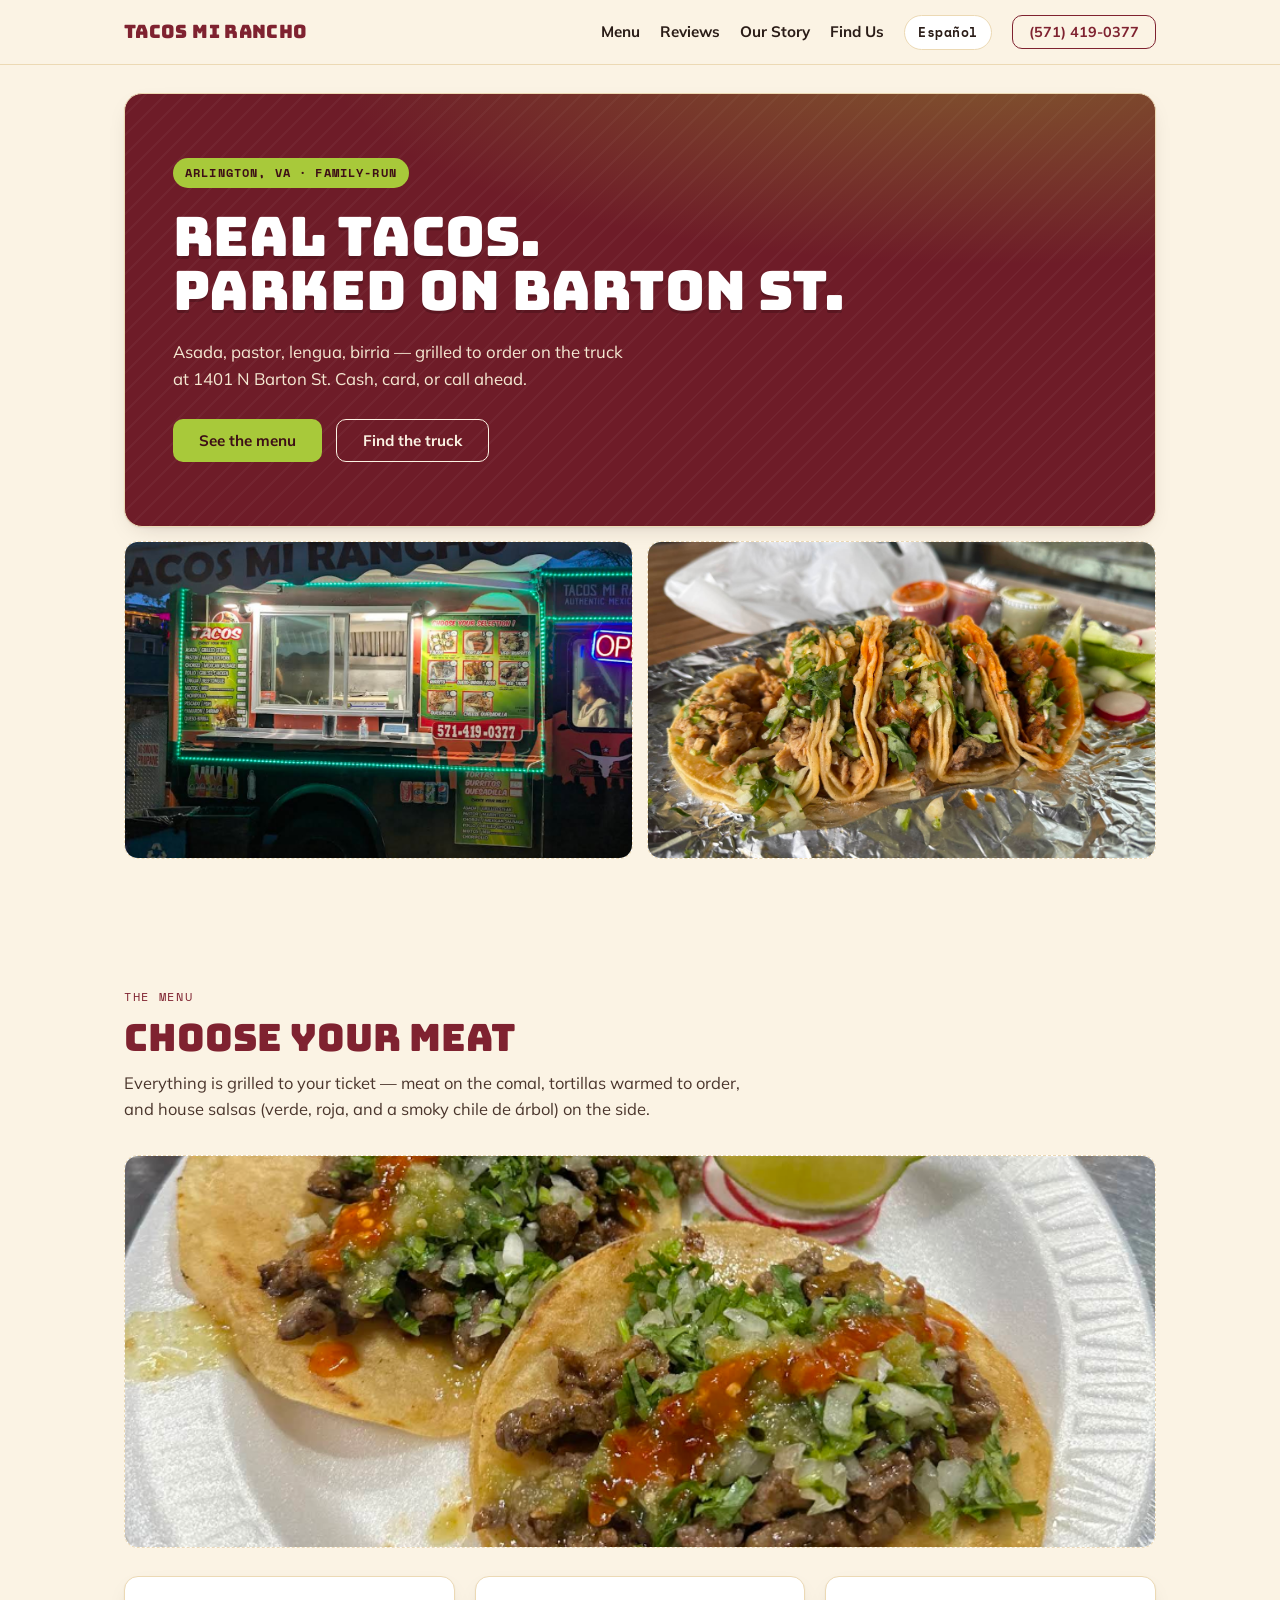
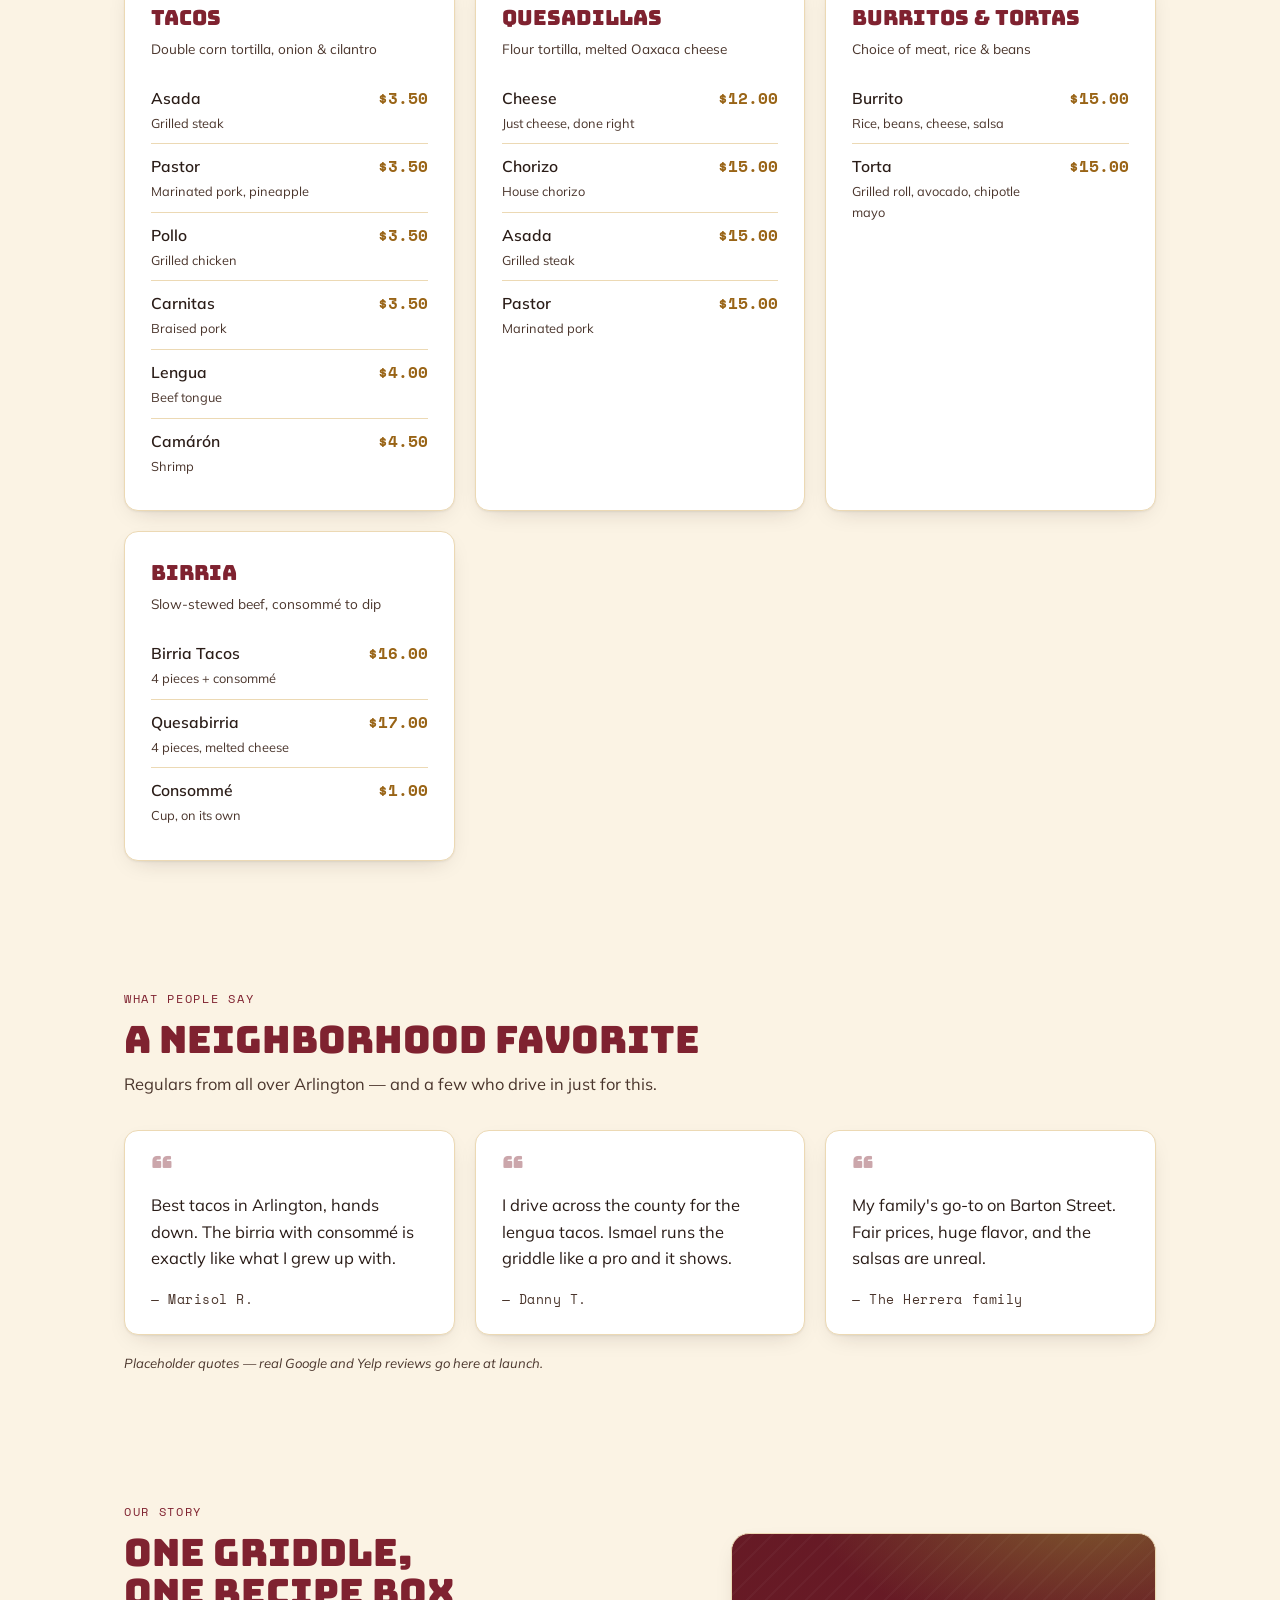
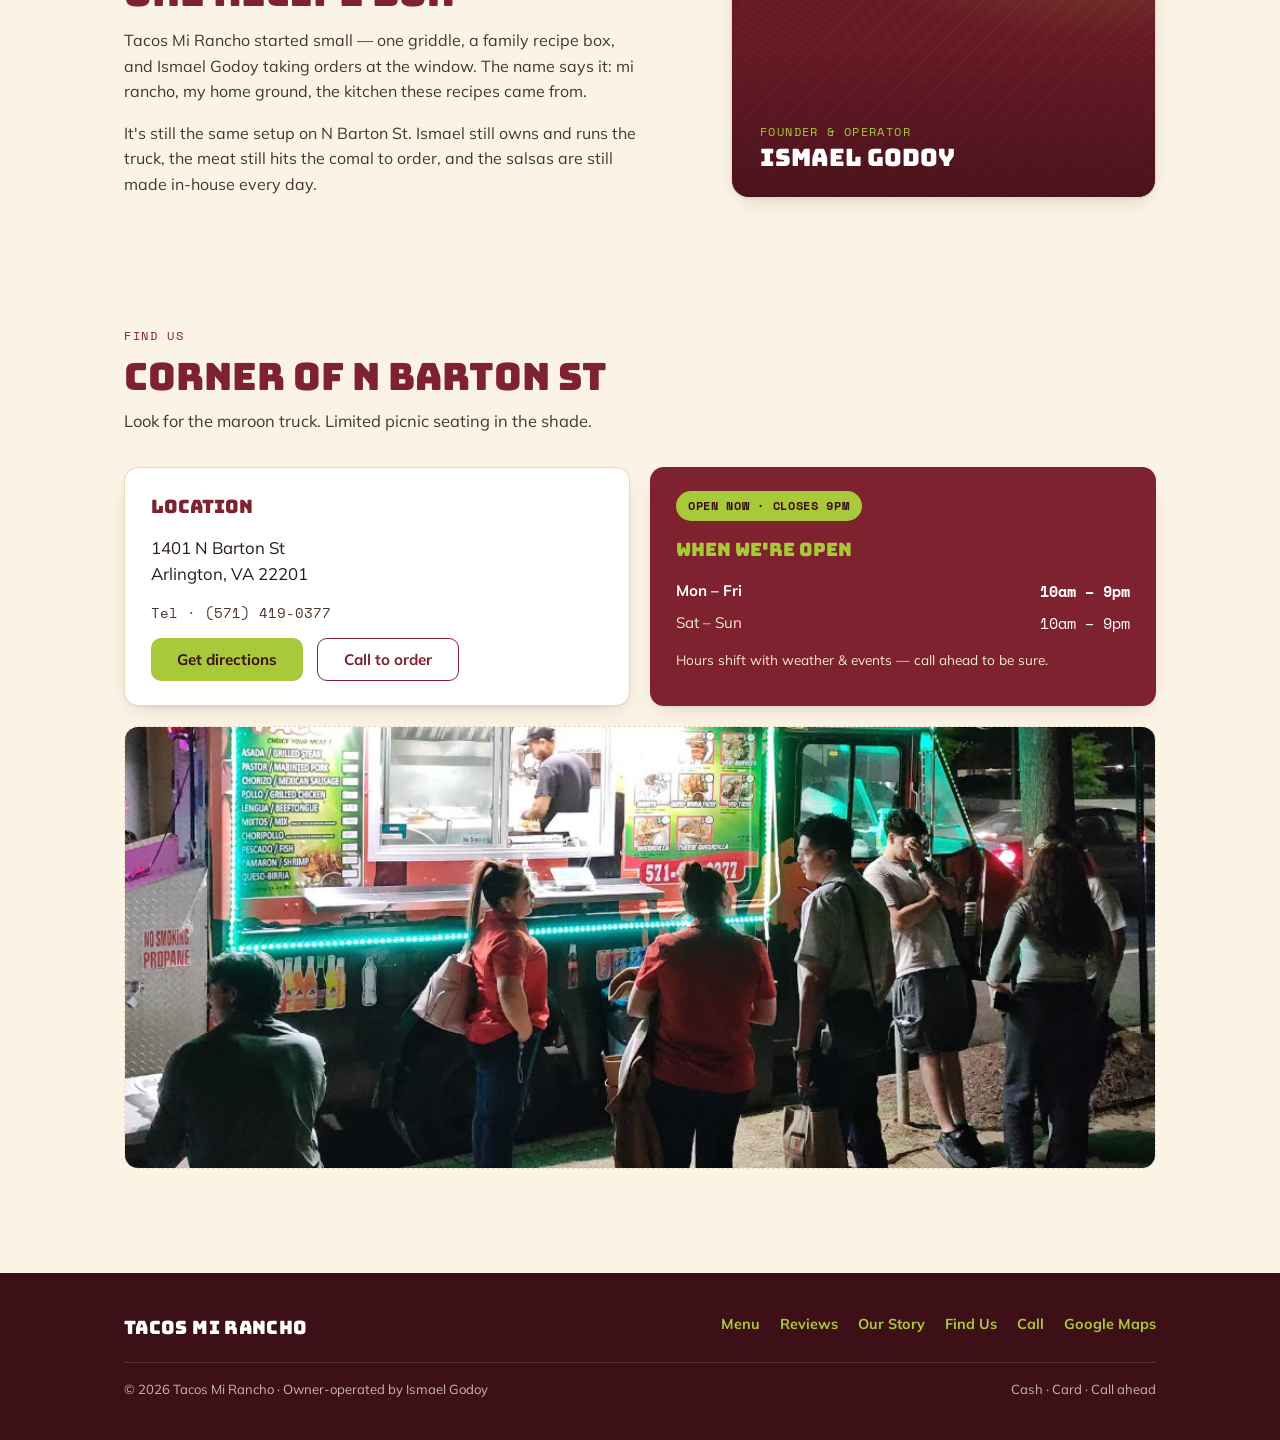
<file: index.html>
<!doctype html>
<html lang="en">
<head>
<meta charset="utf-8">
<meta name="viewport" content="width=device-width, initial-scale=1">
<meta name="robots" content="noindex">
<title>Tacos Mi Rancho — Homepage preview</title>
<link rel="preconnect" href="https://fonts.googleapis.com">
<link rel="preconnect" href="https://fonts.gstatic.com" crossorigin>
<style>
/* Tacos Mi Rancho — Homepage.css
   Pairs with Homepage.html + Homepage.js.
   Everything is scoped under .tmr-page so it can drop into a WordPress theme
   without fighting the theme's own styles.
   Design tokens are taken verbatim from the Tacos Mi Rancho design language doc. */

@import url('https://fonts.googleapis.com/css2?family=Bungee&family=Mulish:ital,wght@0,400;0,500;0,600;0,700;0,800;1,600&family=Space+Mono:wght@400;700&display=swap');

/* ---------- Tokens ---------- */
.tmr-page {
  --maroon-950:#3d0f16;
  --maroon-800:#6e1c28;
  --maroon-700:#7f2230;
  --maroon-600:#9b2c3c;
  --lime-500:#a8c93a;
  --lime-600:#8fae28;
  --lime-300:#d4e79a;
  --amber-500:#e2a63b;
  --amber-600:#c98a1f;
  --price-text:#996416;   /* darkened amber for AA contrast on white */
  --cream-50:#fbf3e4;
  --cream-100:#f5e9d3;
  --cream-200:#ecd9b4;
  --ink-900:#2a1c17;
  --ink-700:#4a352c;

  --bg:var(--cream-50);
  --bg-raised:#ffffff;
  --text:var(--ink-900);
  --text-muted:var(--ink-700);
  --border:var(--cream-200);
  --accent:var(--maroon-700);
  --accent-ink:#ffffff;
  --lime:var(--lime-500);
  --lime-ink:var(--maroon-950);
  --amber:var(--amber-500);
  --shadow:0 1px 2px rgba(42,28,23,.06), 0 8px 24px -12px rgba(42,28,23,.25);

  --maxw:1080px;
  --radius:14px;

  background:var(--bg);
  color:var(--text);
  font-family:'Mulish', system-ui, -apple-system, Segoe UI, Roboto, sans-serif;
  line-height:1.6;
  -webkit-font-smoothing:antialiased;
  scroll-behavior:smooth;
}

@media (prefers-color-scheme: dark) {
  .tmr-page:not([data-theme="light"]) {
    --bg:#1b1210;
    --bg-raised:#261915;
    --text:var(--cream-100);
    --text-muted:#cbb7a8;
    --border:#3c2a23;
    --accent:#d9707f;
    --accent-ink:#2a0e13;
    --amber:#f0b957;
    --price-text:#f0b957;
    --shadow:0 1px 2px rgba(0,0,0,.4), 0 10px 30px -14px rgba(0,0,0,.7);
  }
}
.tmr-page[data-theme="dark"] {
  --bg:#1b1210;
  --bg-raised:#261915;
  --text:var(--cream-100);
  --text-muted:#cbb7a8;
  --border:#3c2a23;
  --accent:#d9707f;
  --accent-ink:#2a0e13;
  --amber:#f0b957;
  --price-text:#f0b957;
  --shadow:0 1px 2px rgba(0,0,0,.4), 0 10px 30px -14px rgba(0,0,0,.7);
}

/* ---------- Base ---------- */
.tmr-page *,
.tmr-page *::before,
.tmr-page *::after { box-sizing:border-box; }

.tmr-page img { max-width:100%; height:auto; display:block; }
.tmr-page a { color:var(--accent); }

.tmr-visually-hidden {
  position:absolute !important;
  width:1px; height:1px;
  padding:0; margin:-1px;
  overflow:hidden;
  clip:rect(0 0 0 0);
  white-space:nowrap;
  border:0;
}

.tmr-page a:focus-visible,
.tmr-page button:focus-visible {
  outline:3px solid var(--accent);
  outline-offset:2px;
  border-radius:6px;
}

/* ---------- Layout ---------- */
.tmr-container { max-width:var(--maxw); margin:0 auto; padding:0 24px; }
.tmr-section { padding:64px 0; }
.tmr-section--hero { padding-top:28px; }

.tmr-eyebrow {
  font-family:'Space Mono', monospace;
  font-size:.75rem;
  letter-spacing:.14em;
  text-transform:uppercase;
  color:var(--accent);
  margin:0 0 12px;
}
.tmr-h2 {
  font-family:'Bungee', system-ui, sans-serif;
  font-weight:400;
  font-size:clamp(1.6rem, 3.6vw, 2.35rem);
  line-height:1.05;
  color:var(--accent);
  margin:0 0 12px;
  text-wrap:balance;
}
.tmr-lede {
  color:var(--text-muted);
  max-width:62ch;
  font-size:1.03rem;
  margin:0 0 32px;
}

/* ---------- Header / Nav ---------- */
.tmr-header {
  position:sticky;
  top:0;
  z-index:50;
  background:var(--bg);
  border-bottom:1px solid var(--border);
}
.tmr-nav {
  position:relative;
  display:flex;
  align-items:center;
  justify-content:space-between;
  min-height:64px;
  gap:16px;
}
.tmr-wordmark {
  font-family:'Bungee', system-ui, sans-serif;
  font-size:1.15rem;
  letter-spacing:.02em;
  color:var(--accent);
  text-decoration:none;
  white-space:nowrap;
}
.tmr-nav-links {
  display:flex;
  align-items:center;
  gap:20px;
}
.tmr-nav-links a {
  font-weight:700;
  font-size:.95rem;
  text-decoration:none;
  color:var(--text);
}
.tmr-nav-links a:hover { color:var(--accent); }
.tmr-nav-links .tmr-btn--outline { font-size:.9rem; padding:9px 16px; }

/* Language toggle — sits in the nav; label shows the language you'd switch TO. */
.tmr-lang-toggle {
  font-family:'Space Mono', monospace;
  font-size:.8rem;
  font-weight:700;
  letter-spacing:.04em;
  padding:7px 13px;
  border-radius:999px;
  border:1.5px solid var(--border);
  background:var(--bg-raised);
  color:var(--text);
  cursor:pointer;
  white-space:nowrap;
  transition:border-color .15s ease, color .15s ease;
}
.tmr-lang-toggle:hover { border-color:var(--accent); color:var(--accent); }

.tmr-nav-toggle {
  display:none;
  width:44px; height:44px;
  border:1px solid var(--border);
  border-radius:10px;
  background:var(--bg-raised);
  cursor:pointer;
  align-items:center;
  justify-content:center;
}
.tmr-nav-toggle__bar,
.tmr-nav-toggle__bar::before,
.tmr-nav-toggle__bar::after {
  content:"";
  display:block;
  width:20px; height:2px;
  background:var(--text);
  position:relative;
}
.tmr-nav-toggle__bar::before { position:absolute; top:-6px; }
.tmr-nav-toggle__bar::after  { position:absolute; top:6px; }

/* ---------- Buttons ---------- */
.tmr-btn {
  font-family:'Mulish', sans-serif;
  font-weight:700;
  font-size:.95rem;
  line-height:1;
  padding:13px 26px;
  border-radius:10px;
  border:none;
  cursor:pointer;
  display:inline-flex;
  align-items:center;
  justify-content:center;
  gap:8px;
  text-decoration:none;
  transition:background-color .15s ease, color .15s ease, border-color .15s ease;
}
/* .tmr-page prefix keeps these winning over the theme's (and our own) `a` color rule */
.tmr-page .tmr-btn--primary { background:var(--lime); color:var(--lime-ink); }
.tmr-page .tmr-btn--primary:hover { background:var(--lime-600); }
/* Secondary / "ghost" button — the negative of .tmr-btn--outline: cream text + border on
   the dark hero, inverting to a solid fill on hover. */
.tmr-page .tmr-btn--ghost { background:transparent; color:var(--cream-50); border:1.5px solid var(--cream-50); }
.tmr-page .tmr-btn--ghost:hover { background:var(--cream-50); color:var(--accent); }
.tmr-page .tmr-btn--ghost:focus-visible { outline-color:var(--lime); }
.tmr-page .tmr-btn--outline { background:transparent; color:var(--accent); border:1.5px solid var(--accent); }
.tmr-page .tmr-btn--outline:hover { background:var(--accent); color:var(--accent-ink); }

/* ---------- Hero ---------- */
.tmr-hero {
  position:relative;
  border-radius:18px;
  overflow:hidden;
  background:var(--maroon-800);
  border:1px solid var(--border);
  box-shadow:var(--shadow);
}
.tmr-hero::before {
  content:"";
  position:absolute;
  inset:0;
  background:
    radial-gradient(120% 90% at 85% -10%, rgba(168,201,58,.35), transparent 55%),
    repeating-linear-gradient(135deg, rgba(255,255,255,.035) 0 2px, transparent 2px 14px);
}
.tmr-hero__inner {
  position:relative;
  padding:clamp(36px, 6vw, 64px) clamp(24px, 5vw, 48px);
  display:flex;
  flex-direction:column;
  gap:22px;
}
.tmr-badge {
  align-self:flex-start;
  background:var(--lime);
  color:var(--lime-ink);
  font-family:'Space Mono', monospace;
  font-size:.72rem;
  font-weight:700;
  letter-spacing:.1em;
  text-transform:uppercase;
  padding:6px 12px;
  border-radius:999px;
}
.tmr-hero h1 {
  font-family:'Bungee', system-ui, sans-serif;
  font-weight:400;
  color:#fff;
  font-size:clamp(2.1rem, 5.4vw, 3.4rem);
  line-height:.98;
  margin:0;
  text-shadow:0 3px 0 rgba(0,0,0,.18);
  text-wrap:balance;
}
.tmr-hero p {
  color:var(--cream-100);
  font-size:1.05rem;
  max-width:46ch;
  margin:0;
}
.tmr-cta-row {
  display:flex;
  gap:14px;
  flex-wrap:wrap;
  margin-top:4px;
}

/* ---------- Menu ---------- */
.tmr-menu-grid {
  display:grid;
  grid-template-columns:repeat(auto-fit, minmax(280px, 1fr));
  gap:20px;
}
.tmr-card {
  background:var(--bg-raised);
  border:1px solid var(--border);
  border-radius:var(--radius);
  box-shadow:var(--shadow);
  padding:24px 26px;
}
.tmr-card h3 {
  font-family:'Bungee', system-ui, sans-serif;
  font-weight:400;
  font-size:1.3rem;
  color:var(--accent);
  margin:0 0 4px;
}
.tmr-card__sub {
  font-size:.85rem;
  color:var(--text-muted);
  margin:0 0 16px;
}
.tmr-row {
  display:flex;
  justify-content:space-between;
  align-items:baseline;
  gap:16px;
  padding:10px 0;
  border-top:1px solid var(--border);
  font-size:.98rem;
}
.tmr-row:first-of-type { border-top:none; }
.tmr-row__item { font-weight:600; }
.tmr-row__desc {
  display:block;
  font-size:.8rem;
  font-weight:400;
  color:var(--text-muted);
  margin-top:2px;
}
.tmr-row__price {
  font-family:'Space Mono', monospace;
  font-weight:700;
  color:var(--price-text);
  white-space:nowrap;
}

/* ---------- Testimonials ---------- */
.tmr-quote-grid {
  display:grid;
  grid-template-columns:repeat(auto-fit, minmax(260px, 1fr));
  gap:20px;
}
.tmr-quote {
  margin:0;
  background:var(--bg-raised);
  border:1px solid var(--border);
  border-radius:var(--radius);
  box-shadow:var(--shadow);
  padding:24px 26px;
  display:flex;
  flex-direction:column;
  gap:12px;
}
.tmr-quote__mark {
  font-family:'Bungee', system-ui, sans-serif;
  font-size:2rem;
  line-height:.8;
  color:var(--accent);
  opacity:.4;
}
.tmr-quote__text {
  margin:0;
  font-size:1.03rem;
  color:var(--text);
}
.tmr-quote__cite {
  font-family:'Space Mono', monospace;
  font-size:.8rem;
  letter-spacing:.04em;
  color:var(--text-muted);
  font-style:normal;
  margin-top:auto;
  padding-top:6px;
}
.tmr-quote__cite::before { content:"\2014\00a0"; }
.tmr-placeholder-note {
  margin:18px 0 0;
  font-size:.82rem;
  font-style:italic;
  color:var(--text-muted);
}

/* ---------- Photo placeholders ---------- */
/* Swap-in slots for real images: paste a URL into <img class="tmr-photo__img" src="">
   and write a descriptive alt. An empty slot shows a labelled dashed frame so the
   layout still reads; a filled one covers the frame. */
.tmr-photo {
  position:relative;
  margin:0;
  border-radius:var(--radius);
  overflow:hidden;
  background:var(--bg-raised);
  border:1px dashed var(--border);
  aspect-ratio:16 / 10;
}
.tmr-photo::before {
  content:"PHOTO \2014 " attr(data-photo);
  position:absolute;
  inset:0;
  display:flex;
  align-items:center;
  justify-content:center;
  padding:16px;
  text-align:center;
  font-family:'Space Mono', monospace;
  font-size:.78rem;
  letter-spacing:.03em;
  text-transform:uppercase;
  color:var(--text-muted);
}
.tmr-page .tmr-photo__img {
  position:absolute;
  inset:0;
  width:100%;
  height:100%;
  object-fit:cover;
  display:block;
}
.tmr-photo__img:not([src]),
.tmr-photo__img[src=""] { display:none; }

.tmr-hero-photos {
  display:grid;
  grid-template-columns:1fr 1fr;
  gap:14px;
  margin-top:14px;
}
.tmr-photo--banner { aspect-ratio:21 / 8; margin:4px 0 28px; }
.tmr-photo--find { aspect-ratio:21 / 9; margin-top:20px; }

@media (max-width:620px) {
  .tmr-hero-photos { grid-template-columns:1fr; }
  .tmr-photo--banner,
  .tmr-photo--find { aspect-ratio:16 / 10; }
}

/* ---------- Story ---------- */
.tmr-story {
  display:grid;
  grid-template-columns:1.15fr .85fr;
  gap:32px;
  align-items:stretch;
}
.tmr-story__text h2 { margin-top:0; }
.tmr-story__text p {
  color:var(--text-muted);
  max-width:52ch;
}
.tmr-story__text p:last-child { margin-bottom:0; }
.tmr-story__panel {
  position:relative;
  border-radius:18px;
  overflow:hidden;
  background:var(--maroon-800);
  background-size:cover;
  background-position:center;
  border:1px solid var(--border);
  box-shadow:var(--shadow);
  min-height:240px;
}
.tmr-story__panel::before {
  content:"";
  position:absolute;
  inset:0;
  background:
    radial-gradient(120% 90% at 85% -10%, rgba(168,201,58,.35), transparent 55%),
    linear-gradient(to top, rgba(61,15,22,.72), rgba(61,15,22,.15) 60%),
    repeating-linear-gradient(135deg, rgba(255,255,255,.035) 0 2px, transparent 2px 14px);
}
.tmr-story__panel-inner {
  position:relative;
  height:100%;
  padding:26px 28px;
  display:flex;
  flex-direction:column;
  justify-content:flex-end;
  gap:4px;
  color:#fff;
}
.tmr-kicker {
  font-family:'Space Mono', monospace;
  font-size:.72rem;
  letter-spacing:.12em;
  text-transform:uppercase;
  color:var(--lime);
}
.tmr-big {
  font-family:'Bungee', system-ui, sans-serif;
  font-size:1.5rem;
  line-height:1.05;
}

/* ---------- Find Us ---------- */
.tmr-find {
  display:grid;
  grid-template-columns:1fr 1fr;
  gap:20px;
}
.tmr-loc-card {
  background:var(--bg-raised);
  border:1px solid var(--border);
  border-radius:var(--radius);
  box-shadow:var(--shadow);
  padding:24px 26px;
  display:flex;
  flex-direction:column;
  gap:14px;
}
.tmr-loc-card h3 {
  font-family:'Bungee', system-ui, sans-serif;
  font-weight:400;
  font-size:1.15rem;
  color:var(--accent);
  margin:0;
}
.tmr-loc-card address {
  font-style:normal;
  font-size:1.05rem;
  line-height:1.55;
  color:var(--text);
}
.tmr-loc-line {
  font-family:'Space Mono', monospace;
  font-size:.9rem;
  color:var(--text-muted);
  margin:0;
}
.tmr-loc-card .tmr-cta-row { margin-top:auto; }

.tmr-hours-card {
  background:var(--maroon-700);
  color:#fff;
  border-radius:var(--radius);
  box-shadow:var(--shadow);
  padding:24px 26px;
  display:flex;
  flex-direction:column;
  gap:14px;
}
.tmr-hours-card h3 {
  font-family:'Bungee', system-ui, sans-serif;
  font-weight:400;
  font-size:1.15rem;
  color:var(--lime);
  margin:0;
}
.tmr-hours-list {
  display:flex;
  flex-direction:column;
  gap:8px;
  font-size:.95rem;
}
.tmr-hours-row {
  display:flex;
  justify-content:space-between;
  gap:16px;
}
.tmr-hours-row .tmr-day { color:var(--cream-100); }
.tmr-hours-row .tmr-time { font-family:'Space Mono', monospace; color:#fff; }
.tmr-hours-row--today { font-weight:700; }
.tmr-hours-row--today .tmr-day { color:#fff; }
.tmr-hours-note {
  font-size:.85rem;
  color:var(--cream-100);
  margin:0;
}
.tmr-status-chip {
  align-self:flex-start;
  background:var(--lime);
  color:var(--lime-ink);
  font-family:'Space Mono', monospace;
  font-size:.72rem;
  font-weight:700;
  letter-spacing:.06em;
  text-transform:uppercase;
  padding:6px 12px;
  border-radius:999px;
}
.tmr-status-chip--closed { background:var(--cream-200); color:var(--ink-900); }

/* ---------- Footer ---------- */
.tmr-footer {
  background:var(--maroon-950);
  color:var(--cream-100);
  margin-top:40px;
}
.tmr-footer__inner {
  max-width:var(--maxw);
  margin:0 auto;
  padding:40px 24px;
  display:flex;
  flex-wrap:wrap;
  align-items:flex-start;
  gap:20px 32px;
  justify-content:space-between;
}
.tmr-footer .tmr-wordmark { color:#fff; }
.tmr-footer__nav {
  display:flex;
  flex-wrap:wrap;
  gap:20px;
  font-weight:700;
  font-size:.9rem;
}
.tmr-footer__nav a { color:var(--lime); text-decoration:none; }
.tmr-footer__nav a:hover { text-decoration:underline; }
.tmr-footer__meta {
  width:100%;
  border-top:1px solid rgba(255,255,255,.14);
  padding-top:16px;
  margin:0;
  display:flex;
  flex-wrap:wrap;
  justify-content:space-between;
  gap:6px 16px;
  font-size:.82rem;
  color:#cbb7a8;
}

/* ---------- Responsive ---------- */
@media (max-width:820px) {
  .tmr-story { grid-template-columns:1fr; }
  .tmr-find { grid-template-columns:1fr; }
}

@media (max-width:900px) {
  .tmr-nav-toggle { display:inline-flex; }
  .tmr-nav-links {
    position:absolute;
    left:0; right:0;
    top:100%;
    flex-direction:column;
    align-items:stretch;
    gap:0;
    background:var(--bg);
    border-bottom:1px solid var(--border);
    padding:6px 24px 16px;
    display:none;
  }
  .tmr-nav-links.tmr-nav-links--open { display:flex; }
  .tmr-nav-links a {
    padding:13px 0;
    border-top:1px solid var(--border);
  }
  .tmr-nav-links .tmr-lang-toggle {
    align-self:flex-start;
    margin-top:14px;
  }
  .tmr-nav-links .tmr-btn--outline {
    margin-top:12px;
    padding:12px 16px;
  }
}

@media (max-width:480px) {
  .tmr-section { padding:48px 0; }
  .tmr-cta-row .tmr-btn { flex:1 1 auto; }
  .tmr-footer__inner { flex-direction:column; }
}

@media (prefers-reduced-motion:reduce) {
  .tmr-page { scroll-behavior:auto; }
  .tmr-btn { transition:none; }
}

</style>
<style>
    /* Standalone preview shell — not part of the WordPress deliverable. */
    html,body{margin:0}
    body{background:#fbf3e4}
    @media (prefers-color-scheme:dark){body{background:#1b1210}}
    .tmr-page{min-height:100vh}
</style>
</head>
<body>
<!-- Preview build assembled from the repo source files (Homepage.html / .css / .js, verbatim). -->
<!-- Tacos Mi Rancho — Homepage.html -->
<!-- Body content only (no <head>, <style>, or <script>), ready to paste into a WordPress page / Custom HTML block. -->
<!-- Pair with Homepage.css and Homepage.js. All markup is namespaced under .tmr-page. -->
<!--
  BILINGUAL: every translatable string carries data-i18n="key"; the English text
  in the markup is the default (shown if Homepage.js does not load). Homepage.js
  holds the Spanish strings and the EN/ES toggle. Add/adjust translations there.

  CONTENT TO VERIFY BEFORE LAUNCH:
  - Testimonials are PLACEHOLDER copy. Replace with real Google / Yelp quotes
    (with each reviewer's permission) before this goes live. Marked on-page too.
  - All menu prices are illustrative placeholders — confirm with Ismael.
  - Hours confirmed with Ismael: open every day, 10am–9pm.
  - Photo slots are marked with comments; drop images in via WordPress when available.
-->

<div class="tmr-page" id="top" lang="en">

  <header class="tmr-header">
    <div class="tmr-container">
      <nav class="tmr-nav" aria-label="Primary">
        <a class="tmr-wordmark" href="#top">Tacos Mi Rancho</a>

        <button class="tmr-nav-toggle" type="button" aria-expanded="false" aria-controls="tmr-nav-links">
          <span class="tmr-visually-hidden" data-i18n="nav.toggleMenu">Toggle menu</span>
          <span class="tmr-nav-toggle__bar" aria-hidden="true"></span>
        </button>

        <div class="tmr-nav-links" id="tmr-nav-links">
          <a href="#menu" data-i18n="nav.menu">Menu</a>
          <a href="#reviews" data-i18n="nav.reviews">Reviews</a>
          <a href="#story" data-i18n="nav.story">Our Story</a>
          <a href="#find" data-i18n="nav.find">Find Us</a>
          <button class="tmr-lang-toggle" type="button" data-lang-toggle aria-label="Cambiar a espa&ntilde;ol" aria-pressed="false">Espa&ntilde;ol</button>
          <a class="tmr-btn tmr-btn--outline" href="tel:+15714190377">(571)&nbsp;419-0377</a>
        </div>
      </nav>
    </div>
  </header>

  <main>

    <!-- ============ HERO ============ -->
    <section class="tmr-section tmr-section--hero">
      <div class="tmr-container">
        <div class="tmr-hero">
          <!-- Optional: add a background photo of the truck via .tmr-hero { background-image: ... } in a child theme. -->
          <div class="tmr-hero__inner">
            <span class="tmr-badge" data-i18n="hero.badge">Arlington, VA &middot; Family-run</span>
            <h1><span data-i18n="hero.title1">Real tacos.</span><br><span data-i18n="hero.title2">Parked on Barton St.</span></h1>
            <p data-i18n="hero.text">Asada, pastor, lengua, birria &mdash; grilled to order on the truck at 1401 N Barton St. Cash, card, or call ahead.</p>
            <div class="tmr-cta-row">
              <a class="tmr-btn tmr-btn--primary" href="#menu" data-i18n="hero.cta.menu">See the menu</a>
              <a class="tmr-btn tmr-btn--ghost" href="#find" data-i18n="hero.cta.find">Find the truck</a>
            </div>
          </div>
        </div>

        <!-- PHOTOS (2): paste an image URL into each src="" and write a real alt.
             Two landscape shots, roughly 1600x1000. Empty slots show a labelled frame. -->
        <div class="tmr-hero-photos">
          <figure class="tmr-photo" data-photo="the truck">
            <img class="tmr-photo__img" src="images/taco-truck.png" alt="" loading="eager" decoding="async">
          </figure>
          <figure class="tmr-photo" data-photo="a plate of tacos, close up">
            <img class="tmr-photo__img" src="images/taco-plate.png" alt="" loading="eager" decoding="async">
          </figure>
        </div>
      </div>
    </section>

    <!-- ============ MENU ============ -->
    <section class="tmr-section" id="menu">
      <div class="tmr-container">
        <p class="tmr-eyebrow" data-i18n="menu.eyebrow">The Menu</p>
        <h2 class="tmr-h2" data-i18n="menu.h2">Choose your meat</h2>
        <p class="tmr-lede" data-i18n="menu.lede">Everything is grilled to your ticket &mdash; meat on the comal, tortillas warmed to order, and house salsas (verde, roja, and a smoky chile de &aacute;rbol) on the side.</p>

        <!-- PHOTO (1): wide banner shot — the comal in action, tortillas warming. Paste URL into src="". Roughly 2000x760. -->
        <figure class="tmr-photo tmr-photo--banner" data-photo="the comal in action, wide crop">
          <img class="tmr-photo__img" src="images/two-tacos.png" alt="" loading="lazy" decoding="async">
        </figure>

        <!-- Prices below are illustrative placeholders — confirm before launch. -->
        <div class="tmr-menu-grid">

          <div class="tmr-card">
            <h3>Tacos</h3>
            <p class="tmr-card__sub" data-i18n="menu.tacos.sub">Double corn tortilla, onion &amp; cilantro</p>
            <div class="tmr-row"><span class="tmr-row__item">Asada<span class="tmr-row__desc" data-i18n="menu.d.asada">Grilled steak</span></span><span class="tmr-row__price">$3.50</span></div>
            <div class="tmr-row"><span class="tmr-row__item">Pastor<span class="tmr-row__desc" data-i18n="menu.d.pastor">Marinated pork, pineapple</span></span><span class="tmr-row__price">$3.50</span></div>
            <div class="tmr-row"><span class="tmr-row__item">Pollo<span class="tmr-row__desc" data-i18n="menu.d.pollo">Grilled chicken</span></span><span class="tmr-row__price">$3.50</span></div>
            <div class="tmr-row"><span class="tmr-row__item">Carnitas<span class="tmr-row__desc" data-i18n="menu.d.carnitas">Braised pork</span></span><span class="tmr-row__price">$3.50</span></div>
            <div class="tmr-row"><span class="tmr-row__item">Lengua<span class="tmr-row__desc" data-i18n="menu.d.lengua">Beef tongue</span></span><span class="tmr-row__price">$4.00</span></div>
            <div class="tmr-row"><span class="tmr-row__item">Cam&aacute;r&oacute;n<span class="tmr-row__desc" data-i18n="menu.d.camaron">Shrimp</span></span><span class="tmr-row__price">$4.50</span></div>
          </div>

          <div class="tmr-card">
            <h3>Quesadillas</h3>
            <p class="tmr-card__sub" data-i18n="menu.quesadillas.sub">Flour tortilla, melted Oaxaca cheese</p>
            <div class="tmr-row"><span class="tmr-row__item"><span data-i18n="menu.i.cheese">Cheese</span><span class="tmr-row__desc" data-i18n="menu.d.cheese">Just cheese, done right</span></span><span class="tmr-row__price">$12.00</span></div>
            <div class="tmr-row"><span class="tmr-row__item">Chorizo<span class="tmr-row__desc" data-i18n="menu.d.chorizo">House chorizo</span></span><span class="tmr-row__price">$15.00</span></div>
            <div class="tmr-row"><span class="tmr-row__item">Asada<span class="tmr-row__desc" data-i18n="menu.d.qasada">Grilled steak</span></span><span class="tmr-row__price">$15.00</span></div>
            <div class="tmr-row"><span class="tmr-row__item">Pastor<span class="tmr-row__desc" data-i18n="menu.d.qpastor">Marinated pork</span></span><span class="tmr-row__price">$15.00</span></div>
          </div>

          <div class="tmr-card">
            <h3>Burritos &amp; Tortas</h3>
            <p class="tmr-card__sub" data-i18n="menu.burritos.sub">Choice of meat, rice &amp; beans</p>
            <div class="tmr-row"><span class="tmr-row__item">Burrito<span class="tmr-row__desc" data-i18n="menu.d.burrito">Rice, beans, cheese, salsa</span></span><span class="tmr-row__price">$15.00</span></div>
            <div class="tmr-row"><span class="tmr-row__item">Torta<span class="tmr-row__desc" data-i18n="menu.d.torta">Grilled roll, avocado, chipotle mayo</span></span><span class="tmr-row__price">$15.00</span></div>
          </div>

          <div class="tmr-card">
            <h3>Birria</h3>
            <p class="tmr-card__sub" data-i18n="menu.birria.sub">Slow-stewed beef, consomm&eacute; to dip</p>
            <div class="tmr-row"><span class="tmr-row__item"><span data-i18n="menu.i.birriaTacos">Birria Tacos</span><span class="tmr-row__desc" data-i18n="menu.d.birriaTacos">4 pieces + consomm&eacute;</span></span><span class="tmr-row__price">$16.00</span></div>
            <div class="tmr-row"><span class="tmr-row__item">Quesabirria<span class="tmr-row__desc" data-i18n="menu.d.quesabirria">4 pieces, melted cheese</span></span><span class="tmr-row__price">$17.00</span></div>
            <div class="tmr-row"><span class="tmr-row__item"><span data-i18n="menu.i.consomme">Consomm&eacute;</span><span class="tmr-row__desc" data-i18n="menu.d.consomme">Cup, on its own</span></span><span class="tmr-row__price">$1.00</span></div>
          </div>

        </div>
      </div>
    </section>

    <!-- ============ REVIEWS ============ -->
    <!-- PLACEHOLDER testimonials — swap in real, permissioned Google / Yelp quotes before launch. -->
    <section class="tmr-section" id="reviews">
      <div class="tmr-container">
        <p class="tmr-eyebrow" data-i18n="reviews.eyebrow">What People Say</p>
        <h2 class="tmr-h2" data-i18n="reviews.h2">A neighborhood favorite</h2>
        <p class="tmr-lede" data-i18n="reviews.lede">Regulars from all over Arlington &mdash; and a few who drive in just for this.</p>

        <div class="tmr-quote-grid">
          <figure class="tmr-quote">
            <span class="tmr-quote__mark" aria-hidden="true">&ldquo;</span>
            <blockquote class="tmr-quote__text" data-i18n="reviews.q1">Best tacos in Arlington, hands down. The birria with consomm&eacute; is exactly like what I grew up with.</blockquote>
            <figcaption class="tmr-quote__cite" data-i18n="reviews.c1">Marisol R.</figcaption>
          </figure>
          <figure class="tmr-quote">
            <span class="tmr-quote__mark" aria-hidden="true">&ldquo;</span>
            <blockquote class="tmr-quote__text" data-i18n="reviews.q2">I drive across the county for the lengua tacos. Ismael runs the griddle like a pro and it shows.</blockquote>
            <figcaption class="tmr-quote__cite" data-i18n="reviews.c2">Danny T.</figcaption>
          </figure>
          <figure class="tmr-quote">
            <span class="tmr-quote__mark" aria-hidden="true">&ldquo;</span>
            <blockquote class="tmr-quote__text" data-i18n="reviews.q3">My family's go-to on Barton Street. Fair prices, huge flavor, and the salsas are unreal.</blockquote>
            <figcaption class="tmr-quote__cite" data-i18n="reviews.c3">The Herrera family</figcaption>
          </figure>
        </div>

        <p class="tmr-placeholder-note" data-i18n="reviews.note">Placeholder quotes &mdash; real Google and Yelp reviews go here at launch.</p>
      </div>
    </section>

    <!-- ============ STORY ============ -->
    <section class="tmr-section" id="story">
      <div class="tmr-container">
        <p class="tmr-eyebrow" data-i18n="story.eyebrow">Our Story</p>
        <div class="tmr-story">
          <div class="tmr-story__text">
            <h2 class="tmr-h2" data-i18n="story.h2">One griddle, one recipe box</h2>
            <p data-i18n="story.p1">Tacos Mi Rancho started small &mdash; one griddle, a family recipe box, and Ismael Godoy taking orders at the window. The name says it: mi rancho, my home ground, the kitchen these recipes came from.</p>
            <p data-i18n="story.p2">It's still the same setup on N Barton St. Ismael still owns and runs the truck, the meat still hits the comal to order, and the salsas are still made in-house every day.</p>
          </div>
          <div class="tmr-story__panel">
            <!-- Optional photo slot: set background-image on .tmr-story__panel for a shot of Ismael or the truck. -->
            <div class="tmr-story__panel-inner">
              <span class="tmr-kicker" data-i18n="story.kicker">Founder &amp; operator</span>
              <span class="tmr-big">Ismael Godoy</span>
            </div>
          </div>
        </div>
      </div>
    </section>

    <!-- ============ FIND US ============ -->
    <section class="tmr-section" id="find">
      <div class="tmr-container">
        <p class="tmr-eyebrow" data-i18n="find.eyebrow">Find Us</p>
        <h2 class="tmr-h2" data-i18n="find.h2">Corner of N Barton St</h2>
        <p class="tmr-lede" data-i18n="find.lede">Look for the maroon truck. Limited picnic seating in the shade.</p>

        <div class="tmr-find">
          <div class="tmr-loc-card">
            <h3 data-i18n="find.loc.h3">Location</h3>
            <address>
              1401 N Barton St<br>
              Arlington, VA 22201
            </address>
            <p class="tmr-loc-line" data-i18n="find.loc.tel">Tel &middot; (571) 419-0377</p>
            <div class="tmr-cta-row">
              <a class="tmr-btn tmr-btn--primary" href="https://www.google.com/maps/dir/?api=1&amp;destination=Tacos+Mi+Rancho,+1401+N+Barton+St,+Arlington,+VA+22201" target="_blank" rel="noopener" data-i18n="find.cta.dir">Get directions</a>
              <a class="tmr-btn tmr-btn--outline" href="tel:+15714190377" data-i18n="find.cta.call">Call to order</a>
            </div>
          </div>

          <div class="tmr-hours-card">
            <span class="tmr-status-chip" data-i18n="find.hours.chipFallback">Open daily &middot; 10am&ndash;9pm</span>
            <h3 data-i18n="find.hours.h3">When we're open</h3>
            <div class="tmr-hours-list">
              <div class="tmr-hours-row" data-days="Monday,Tuesday,Wednesday,Thursday,Friday"><span class="tmr-day" data-i18n="find.hours.weekdays">Mon &ndash; Fri</span><span class="tmr-time" data-i18n="find.hours.time">10am &ndash; 9pm</span></div>
              <div class="tmr-hours-row" data-days="Saturday,Sunday"><span class="tmr-day" data-i18n="find.hours.weekend">Sat &ndash; Sun</span><span class="tmr-time" data-i18n="find.hours.time">10am &ndash; 9pm</span></div>
            </div>
            <p class="tmr-hours-note" data-i18n="find.hours.note">Hours shift with weather &amp; events &mdash; call ahead to be sure.</p>
          </div>
        </div>

        <!-- PHOTO (1): the truck on the corner / street view so people recognise it. Paste URL into src="". Roughly 2000x860. -->
        <figure class="tmr-photo tmr-photo--find" data-photo="the truck on the N Barton St corner">
          <img class="tmr-photo__img" src="images/customers-waiting-in-line.png" alt="" loading="lazy" decoding="async">
        </figure>
      </div>
    </section>

  </main>

  <footer class="tmr-footer">
    <div class="tmr-footer__inner">
      <a class="tmr-wordmark" href="#top">Tacos Mi Rancho</a>
      <nav class="tmr-footer__nav" aria-label="Footer">
        <a href="#menu" data-i18n="footer.nav.menu">Menu</a>
        <a href="#reviews" data-i18n="footer.nav.reviews">Reviews</a>
        <a href="#story" data-i18n="footer.nav.story">Our Story</a>
        <a href="#find" data-i18n="footer.nav.find">Find Us</a>
        <a href="tel:+15714190377" data-i18n="footer.nav.call">Call</a>
        <a href="https://maps.app.goo.gl/Uhv1E4QZsssYHuuU9" target="_blank" rel="noopener">Google Maps</a>
      </nav>
      <p class="tmr-footer__meta">
        <span>&copy; <span class="tmr-year">2026</span> <span data-i18n="footer.copy">Tacos Mi Rancho &middot; Owner-operated by Ismael Godoy</span></span>
        <span data-i18n="footer.pay">Cash &middot; Card &middot; Call ahead</span>
      </p>
    </div>
  </footer>

</div>

<script>
/* Tacos Mi Rancho — Homepage.js
   Pairs with Homepage.html + Homepage.css.
   Progressive enhancement only — the page is fully usable (in English) with this file absent.

   Enqueue in WordPress with defer, e.g.:
     wp_enqueue_script('tmr-homepage', get_stylesheet_directory_uri().'/Homepage.js', array(), '1.1.0', true);
*/
(function () {
  'use strict';

  /* --------------------------------------------------------------------------
     Hours config — EDIT HERE if the truck's hours change.
     Values are minutes past midnight, in the truck's local time (America/New_York).
     Use null for a closed day. 600 = 10:00am, 1260 = 9:00pm.
     Confirmed with Ismael: open every day, 10am–9pm.
     -------------------------------------------------------------------------- */
  var TIMEZONE = 'America/New_York';
  var HOURS = {
    Sunday: [600, 1260],
    Monday: [600, 1260],
    Tuesday: [600, 1260],
    Wednesday: [600, 1260],
    Thursday: [600, 1260],
    Friday: [600, 1260],
    Saturday: [600, 1260]
  };
  var DAY_ORDER = ['Sunday', 'Monday', 'Tuesday', 'Wednesday', 'Thursday', 'Friday', 'Saturday'];

  /* --------------------------------------------------------------------------
     Translations. English lives in the HTML as the default; this fills in both
     languages so the toggle can swap either way. To edit copy, change it here.
     -------------------------------------------------------------------------- */
  var I18N = {
    en: {
      'nav.toggleMenu': 'Toggle menu',
      'nav.menu': 'Menu',
      'nav.reviews': 'Reviews',
      'nav.story': 'Our Story',
      'nav.find': 'Find Us',

      'hero.badge': 'Arlington, VA · Family-run',
      'hero.title1': 'Real tacos.',
      'hero.title2': 'Parked on Barton St.',
      'hero.text': 'Asada, pastor, lengua, birria — grilled to order on the truck at 1401 N Barton St. Cash, card, or call ahead.',
      'hero.cta.menu': 'See the menu',
      'hero.cta.find': 'Find the truck',

      'menu.eyebrow': 'The Menu',
      'menu.h2': 'Choose your meat',
      'menu.lede': 'Everything is grilled to your ticket — meat on the comal, tortillas warmed to order, and house salsas (verde, roja, and a smoky chile de árbol) on the side.',
      'menu.tacos.sub': 'Double corn tortilla, onion & cilantro',
      'menu.quesadillas.sub': 'Flour tortilla, melted Oaxaca cheese',
      'menu.burritos.sub': 'Choice of meat, rice & beans',
      'menu.birria.sub': 'Slow-stewed beef, consommé to dip',
      'menu.d.asada': 'Grilled steak',
      'menu.d.pastor': 'Marinated pork, pineapple',
      'menu.d.pollo': 'Grilled chicken',
      'menu.d.carnitas': 'Braised pork',
      'menu.d.lengua': 'Beef tongue',
      'menu.d.camaron': 'Shrimp',
      'menu.i.cheese': 'Cheese',
      'menu.d.cheese': 'Just cheese, done right',
      'menu.d.chorizo': 'House chorizo',
      'menu.d.qasada': 'Grilled steak',
      'menu.d.qpastor': 'Marinated pork',
      'menu.d.burrito': 'Rice, beans, cheese, salsa',
      'menu.d.torta': 'Grilled roll, avocado, chipotle mayo',
      'menu.i.guac': 'Add guacamole',
      'menu.d.guac': 'or extra meat',
      'menu.i.birriaTacos': 'Birria Tacos',
      'menu.d.birriaTacos': '4 pieces + consommé',
      'menu.d.quesabirria': '4 pieces, melted cheese',
      'menu.i.consomme': 'Consommé',
      'menu.d.consomme': 'Cup, on its own',

      'reviews.eyebrow': 'What People Say',
      'reviews.h2': 'A neighborhood favorite',
      'reviews.lede': 'Regulars from all over Arlington — and a few who drive in just for this.',
      'reviews.q1': 'Best tacos in Arlington, hands down. The birria with consommé is exactly like what I grew up with.',
      'reviews.c1': 'Marisol R.',
      'reviews.q2': 'I drive across the county for the lengua tacos. Ismael runs the griddle like a pro and it shows.',
      'reviews.c2': 'Danny T.',
      'reviews.q3': "My family's go-to on Barton Street. Fair prices, huge flavor, and the salsas are unreal.",
      'reviews.c3': 'The Herrera family',
      'reviews.note': 'Placeholder quotes — real Google and Yelp reviews go here at launch.',

      'story.eyebrow': 'Our Story',
      'story.h2': 'One griddle, one recipe box',
      'story.p1': 'Tacos Mi Rancho started small — one griddle, a family recipe box, and Ismael Godoy taking orders at the window. The name says it: mi rancho, my home ground, the kitchen these recipes came from.',
      'story.p2': "It's still the same setup on N Barton St. Ismael still owns and runs the truck, the meat still hits the comal to order, and the salsas are still made in-house every day.",
      'story.kicker': 'Founder & operator',

      'find.eyebrow': 'Find Us',
      'find.h2': 'Corner of N Barton St',
      'find.lede': 'Look for the maroon truck. Limited picnic seating in the shade.',
      'find.loc.h3': 'Location',
      'find.loc.tel': 'Tel · (571) 419-0377',
      'find.cta.dir': 'Get directions',
      'find.cta.call': 'Call to order',
      'find.hours.h3': "When we're open",
      'find.hours.chipFallback': 'Open daily · 10am–9pm',
      'find.hours.weekdays': 'Mon – Fri',
      'find.hours.weekend': 'Sat – Sun',
      'find.hours.time': '10am – 9pm',
      'find.hours.note': 'Hours shift with weather & events — call ahead to be sure.',

      'footer.nav.menu': 'Menu',
      'footer.nav.reviews': 'Reviews',
      'footer.nav.story': 'Our Story',
      'footer.nav.find': 'Find Us',
      'footer.nav.call': 'Call',
      'footer.copy': 'Tacos Mi Rancho · Owner-operated by Ismael Godoy',
      'footer.pay': 'Cash · Card · Call ahead'
    },
    es: {
      'nav.toggleMenu': 'Abrir menú',
      'nav.menu': 'Menú',
      'nav.reviews': 'Reseñas',
      'nav.story': 'Nuestra Historia',
      'nav.find': 'Dónde Estamos',

      'hero.badge': 'Arlington, VA · Negocio familiar',
      'hero.title1': 'Tacos de verdad.',
      'hero.title2': 'En la esquina de Barton St.',
      'hero.text': 'Asada, pastor, lengua, birria — hechos al momento en la troca, en el 1401 de N Barton St. Efectivo, tarjeta, o llámanos antes.',
      'hero.cta.menu': 'Ver el menú',
      'hero.cta.find': 'Ubícanos',

      'menu.eyebrow': 'El Menú',
      'menu.h2': 'Elige tu carne',
      'menu.lede': 'Todo se prepara al momento — la carne en el comal, las tortillas calientitas, y las salsas de la casa (verde, roja, y una de chile de árbol bien picosa) aparte.',
      'menu.tacos.sub': 'Doble tortilla de maíz, cebolla y cilantro',
      'menu.quesadillas.sub': 'Tortilla de harina, quesillo de Oaxaca fundido',
      'menu.burritos.sub': 'Carne a elegir, arroz y frijoles',
      'menu.birria.sub': 'Res guisada lento, con consomé para remojar',
      'menu.d.asada': 'Bistec a la parrilla',
      'menu.d.pastor': 'Cerdo adobado con piña',
      'menu.d.pollo': 'Pollo a la parrilla',
      'menu.d.carnitas': 'Carnitas',
      'menu.d.lengua': 'Lengua de res',
      'menu.d.camaron': 'Camarón',
      'menu.i.cheese': 'Queso',
      'menu.d.cheese': 'Solo queso, bien hecho',
      'menu.d.chorizo': 'Chorizo de la casa',
      'menu.d.qasada': 'Bistec a la parrilla',
      'menu.d.qpastor': 'Cerdo adobado',
      'menu.d.burrito': 'Arroz, frijoles, queso, salsa',
      'menu.d.torta': 'Pan tostado, aguacate, mayonesa de chipotle',
      'menu.d.guac': 'o carne extra',
      'menu.i.birriaTacos': 'Tacos de Birria',
      'menu.d.birriaTacos': '4 piezas + consomé',
      'menu.d.quesabirria': '4 piezas, con queso fundido',
      'menu.i.consomme': 'Consomé',
      'menu.d.consomme': 'Vaso, solo',

      'reviews.eyebrow': 'Lo Que Dicen',
      'reviews.h2': 'El favorito del barrio',
      'reviews.lede': 'Clientes de todo Arlington — y algunos que manejan solo para esto.',
      'reviews.q1': 'Los mejores tacos de Arlington, sin duda. La birria con consomé sabe igualita a la de mi casa.',
      'reviews.c1': 'Marisol R.',
      'reviews.q2': 'Manejo de un lado del condado al otro por los tacos de lengua. Ismael domina el comal y se nota.',
      'reviews.c2': 'Danny T.',
      'reviews.q3': 'El lugar de mi familia en la Barton Street. Precio justo, mucho sabor, y las salsas están increíbles.',
      'reviews.c3': 'Familia Herrera',
      'reviews.note': 'Testimonios de ejemplo — aquí irán reseñas reales de Google y Yelp al publicar.',

      'story.eyebrow': 'Nuestra Historia',
      'story.h2': 'Un comal, un recetario',
      'story.p1': 'Tacos Mi Rancho empezó en chico — un comal, el recetario de la familia, e Ismael Godoy tomando las órdenes en la ventanilla. El nombre lo dice: mi rancho, la tierra de uno, la cocina de donde vienen estas recetas.',
      'story.p2': 'Sigue igual en la N Barton St. Ismael todavía es el dueño y atiende la troca, la carne sigue cayendo al comal al momento, y las salsas se hacen aquí mismo todos los días.',
      'story.kicker': 'Fundador y operador',

      'find.eyebrow': 'Dónde Estamos',
      'find.h2': 'En la esquina de N Barton St',
      'find.lede': 'Busca la troca color vino. Hay algunas mesas a la sombra.',
      'find.loc.h3': 'Ubicación',
      'find.loc.tel': 'Tel · (571) 419-0377',
      'find.cta.dir': 'Cómo llegar',
      'find.cta.call': 'Llama para ordenar',
      'find.hours.h3': 'Horario',
      'find.hours.chipFallback': 'Abierto todos los días · 10am–9pm',
      'find.hours.weekdays': 'Lun – Vie',
      'find.hours.weekend': 'Sáb – Dom',
      'find.hours.time': '10am – 9pm',
      'find.hours.note': 'El horario puede cambiar por el clima o eventos — mejor llámanos antes de venir.',

      'footer.nav.menu': 'Menú',
      'footer.nav.reviews': 'Reseñas',
      'footer.nav.story': 'Nuestra Historia',
      'footer.nav.find': 'Dónde Estamos',
      'footer.nav.call': 'Llámanos',
      'footer.copy': 'Tacos Mi Rancho · Atendido por su dueño, Ismael Godoy',
      'footer.pay': 'Efectivo · Tarjeta · Llama antes'
    }
  };

  /* Status-chip phrasing, per language. */
  var STATUS = {
    en: {
      open: 'Open now',
      closed: 'Closed',
      closes: function (time) { return 'Closes ' + time; },
      opensToday: function (time) { return 'Opens ' + time + ' today'; },
      opensTomorrow: function (time) { return 'Opens ' + time + ' tomorrow'; },
      opensDay: function (time, day) { return 'Opens ' + time + ' ' + day; },
      days: { Sunday: 'Sunday', Monday: 'Monday', Tuesday: 'Tuesday', Wednesday: 'Wednesday', Thursday: 'Thursday', Friday: 'Friday', Saturday: 'Saturday' }
    },
    es: {
      open: 'Abierto ahora',
      closed: 'Cerrado',
      closes: function (time) { return 'Cierra ' + time; },
      opensToday: function (time) { return 'Abre ' + time + ' hoy'; },
      opensTomorrow: function (time) { return 'Abre ' + time + ' mañana'; },
      opensDay: function (time, day) { return 'Abre ' + time + ' el ' + day; },
      days: { Sunday: 'domingo', Monday: 'lunes', Tuesday: 'martes', Wednesday: 'miércoles', Thursday: 'jueves', Friday: 'viernes', Saturday: 'sábado' }
    }
  };

  var LANGS = ['en', 'es'];
  var state = { lang: 'en' };

  function ready(fn) {
    if (document.readyState !== 'loading') { fn(); }
    else { document.addEventListener('DOMContentLoaded', fn); }
  }

  /* ---------- Language ---------- */
  function getInitialLang() {
    try {
      var fromUrl = new URLSearchParams(window.location.search).get('lang');
      if (LANGS.indexOf(fromUrl) > -1) { return fromUrl; }
    } catch (e) {}
    try {
      var saved = window.localStorage.getItem('tmr-lang');
      if (LANGS.indexOf(saved) > -1) { return saved; }
    } catch (e) {}
    var nav = (navigator.language || navigator.userLanguage || 'en').toLowerCase();
    return nav.indexOf('es') === 0 ? 'es' : 'en';
  }

  function translate(key) {
    var dict = I18N[state.lang] || I18N.en;
    if (Object.prototype.hasOwnProperty.call(dict, key)) { return dict[key]; }
    return Object.prototype.hasOwnProperty.call(I18N.en, key) ? I18N.en[key] : null;
  }

  function applyLang(lang) {
    state.lang = LANGS.indexOf(lang) > -1 ? lang : 'en';

    var root = document.querySelector('.tmr-page');
    if (root) { root.setAttribute('lang', state.lang); }
    try { document.documentElement.setAttribute('lang', state.lang); } catch (e) {}

    var nodes = document.querySelectorAll('.tmr-page [data-i18n]');
    Array.prototype.forEach.call(nodes, function (el) {
      var value = translate(el.getAttribute('data-i18n'));
      if (value != null) { el.textContent = value; }
    });

    var toggle = document.querySelector('.tmr-page [data-lang-toggle]');
    if (toggle) {
      var toEs = state.lang !== 'es';
      toggle.textContent = toEs ? 'Español' : 'English';
      toggle.setAttribute('aria-label', toEs ? 'Cambiar a español' : 'Switch to English');
      toggle.setAttribute('aria-pressed', state.lang === 'es' ? 'true' : 'false');
    }

    initStatusChip();

    try { window.localStorage.setItem('tmr-lang', state.lang); } catch (e) {}
  }

  function initLangToggle() {
    var toggle = document.querySelector('.tmr-page [data-lang-toggle]');
    if (!toggle) { return; }
    toggle.addEventListener('click', function () {
      applyLang(state.lang === 'es' ? 'en' : 'es');
    });
  }

  /* ---------- Time helpers ---------- */
  function nowInTruckTime() {
    try {
      var parts = new Intl.DateTimeFormat('en-US', {
        timeZone: TIMEZONE,
        weekday: 'long',
        hour: '2-digit',
        minute: '2-digit',
        hour12: false
      }).formatToParts(new Date());
      var o = {};
      parts.forEach(function (p) { o[p.type] = p.value; });
      var hour = parseInt(o.hour, 10) % 24;
      return { weekday: o.weekday, minutes: hour * 60 + parseInt(o.minute, 10) };
    } catch (e) {
      var d = new Date();
      return { weekday: DAY_ORDER[d.getDay()], minutes: d.getHours() * 60 + d.getMinutes() };
    }
  }

  function formatTime(mins) {
    var h = Math.floor(mins / 60);
    var m = mins % 60;
    var ap = h >= 12 ? 'pm' : 'am';
    var hr = h % 12;
    if (hr === 0) { hr = 12; }
    return hr + (m ? ':' + (m < 10 ? '0' + m : m) : '') + ap;
  }

  function computeStatus() {
    var s = STATUS[state.lang] || STATUS.en;
    var t = nowInTruckTime();
    var today = HOURS[t.weekday];

    if (today && t.minutes >= today[0] && t.minutes < today[1]) {
      return { open: true, label: s.open, detail: s.closes(formatTime(today[1])) };
    }

    var idx = DAY_ORDER.indexOf(t.weekday);
    for (var i = 0; i < 8; i++) {
      var day = DAY_ORDER[(idx + i) % 7];
      var h = HOURS[day];
      if (!h) { continue; }
      if (i === 0 && t.minutes < h[0]) {
        return { open: false, label: s.closed, detail: s.opensToday(formatTime(h[0])) };
      }
      if (i > 0) {
        var detail = i === 1 ? s.opensTomorrow(formatTime(h[0])) : s.opensDay(formatTime(h[0]), s.days[day]);
        return { open: false, label: s.closed, detail: detail };
      }
    }
    return { open: false, label: s.closed, detail: '' };
  }

  /* ---------- Features ---------- */
  function initStatusChip() {
    var chip = document.querySelector('.tmr-page .tmr-status-chip');
    if (!chip) { return; }
    var status = computeStatus();
    chip.textContent = status.detail ? (status.label + ' · ' + status.detail) : status.label;
    chip.classList.toggle('tmr-status-chip--closed', !status.open);
    chip.setAttribute('aria-label', status.open
      ? (state.lang === 'es' ? 'La troca está abierta ahora' : 'The truck is open now')
      : (state.lang === 'es' ? 'La troca está cerrada' : 'The truck is currently closed'));
  }

  function initTodayHighlight() {
    var today = nowInTruckTime().weekday;
    var rows = document.querySelectorAll('.tmr-page .tmr-hours-row');
    Array.prototype.forEach.call(rows, function (row) {
      var days = (row.getAttribute('data-days') || '').split(',');
      if (days.indexOf(today) > -1) { row.classList.add('tmr-hours-row--today'); }
    });
  }

  function initNavToggle() {
    var toggle = document.querySelector('.tmr-page .tmr-nav-toggle');
    var links = document.querySelector('.tmr-page .tmr-nav-links');
    if (!toggle || !links) { return; }

    function close() {
      links.classList.remove('tmr-nav-links--open');
      toggle.setAttribute('aria-expanded', 'false');
    }

    toggle.addEventListener('click', function () {
      var isOpen = links.classList.toggle('tmr-nav-links--open');
      toggle.setAttribute('aria-expanded', isOpen ? 'true' : 'false');
    });

    document.addEventListener('keydown', function (e) {
      if (e.key === 'Escape') { close(); }
    });

    return { close: close, links: links, toggle: toggle };
  }

  function initSmoothScroll(nav) {
    var reduce = window.matchMedia('(prefers-reduced-motion: reduce)').matches;
    var anchors = document.querySelectorAll('.tmr-page a[href^="#"]');
    Array.prototype.forEach.call(anchors, function (a) {
      a.addEventListener('click', function (e) {
        var id = a.getAttribute('href');
        if (!id || id.length < 2) { return; }
        var target = document.querySelector(id);
        if (!target) { return; }
        e.preventDefault();
        target.scrollIntoView({ behavior: reduce ? 'auto' : 'smooth', block: 'start' });
        if (nav && nav.links.classList.contains('tmr-nav-links--open')) { nav.close(); }
        if (window.history && window.history.replaceState) {
          window.history.replaceState(null, '', id);
        }
      });
    });
  }

  function initYear() {
    var el = document.querySelector('.tmr-page .tmr-year');
    if (el) { el.textContent = String(new Date().getFullYear()); }
  }

  ready(function () {
    if (!document.querySelector('.tmr-page')) { return; }
    initTodayHighlight();
    var nav = initNavToggle();
    initSmoothScroll(nav);
    initYear();
    initLangToggle();
    applyLang(getInitialLang()); /* also runs initStatusChip() */
  });
})();

</script>
</body>
</html>
</file>
